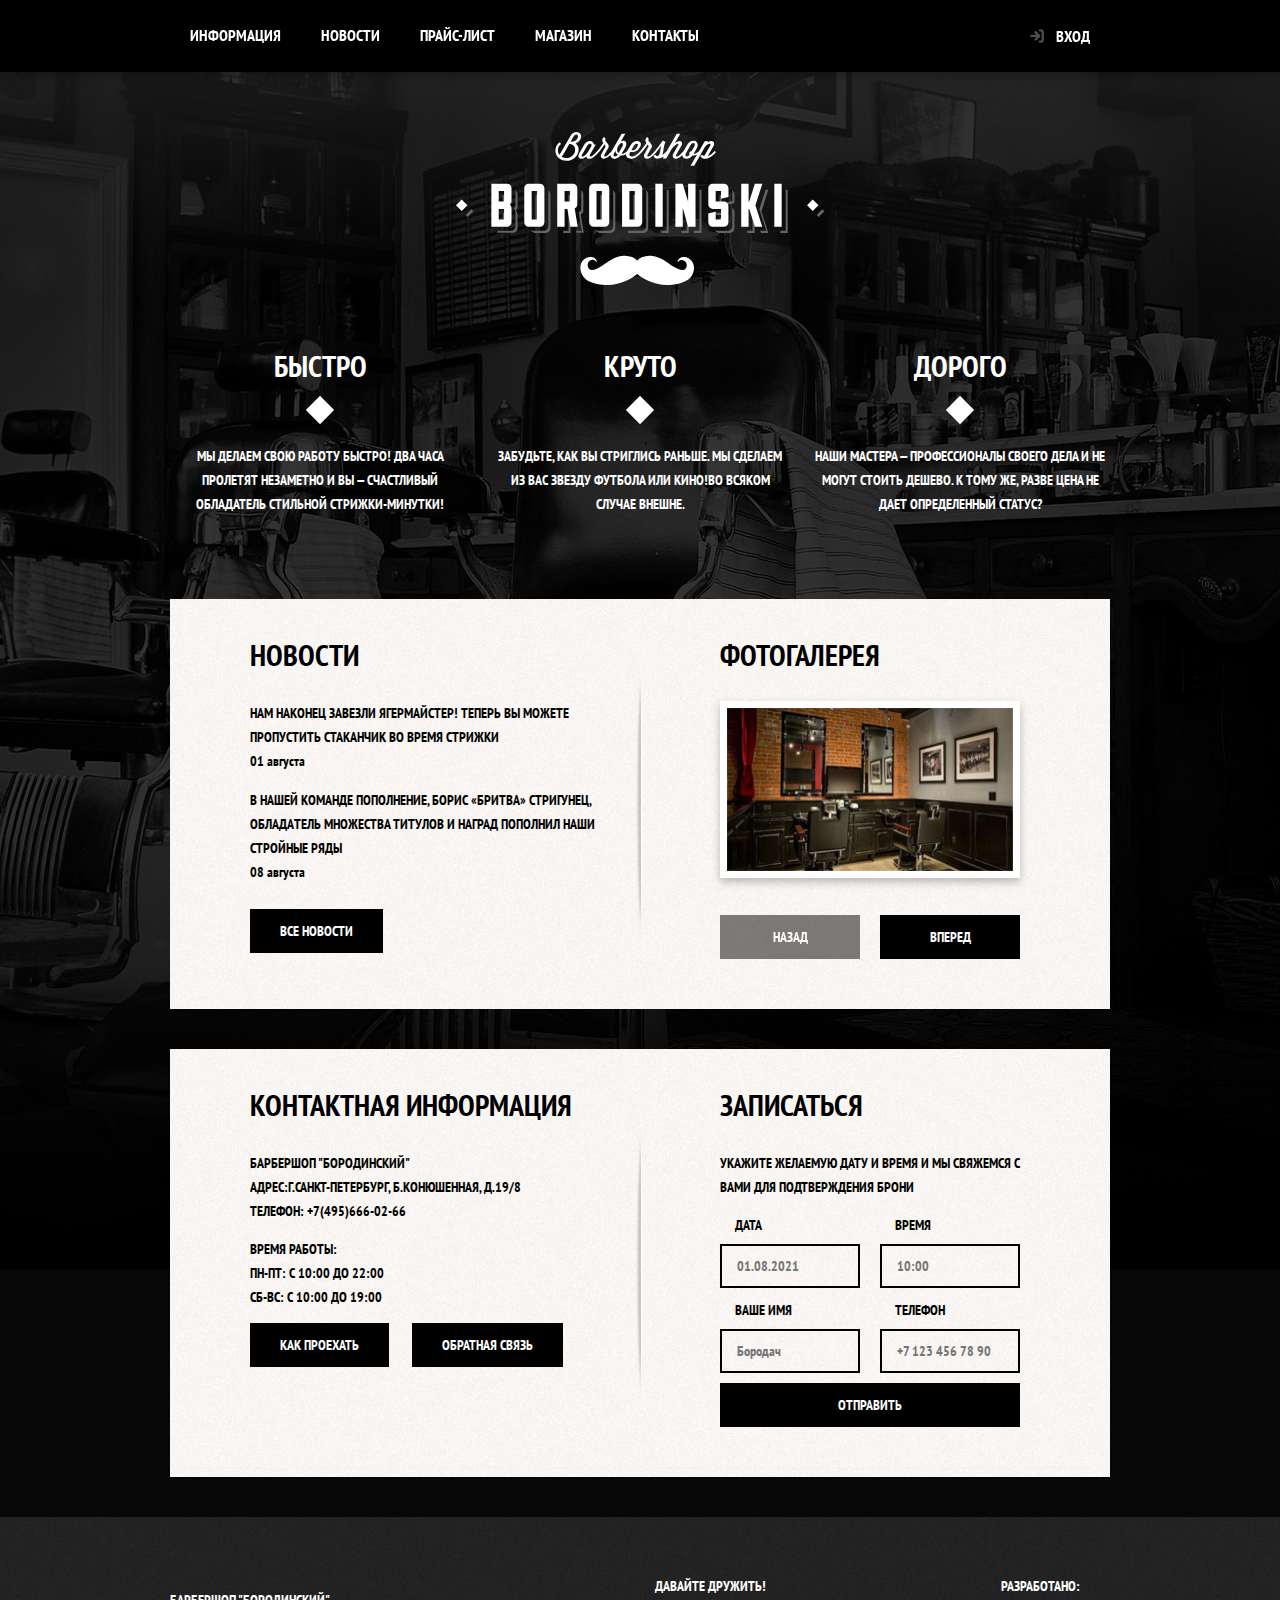
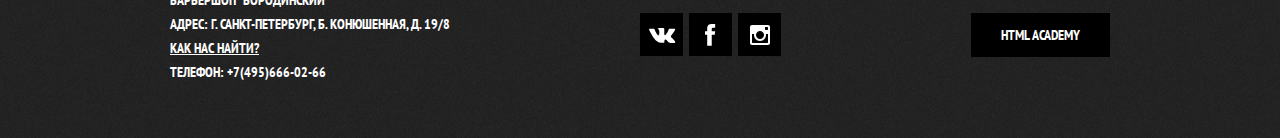
<file: index.html>
<!DOCTYPE html>
<html lang="ru" class="page">

<head>
  <meta charset="UTF-8">
  <meta http-equiv="X-UA-Compatible" content="IE=edge">
  <meta name="viewport" content="width=device-width, initial-scale=1.0">
  <link href="https://fonts.googleapis.com/css2?family=PT+Sans+Narrow:wght@400;700&display=swap" rel="stylesheet">
  <link rel="stylesheet" href="css/normalize.css">
  <link rel="stylesheet" href="css/style.css">
  <script async src="js/main.js"></script>
  <title>Барбершоп "Бородинский"</title>
</head>

<body class="page-body">
  <header>
    <nav class="main-navigation">
      <a class="index-logo" href="#">
        <img src="img/index-logo.svg" width="370" height="153" alt="логотип барбершопа Бородинский">
      </a>
      <div class="nav-wrapper">
        <div class="container">
          <ul class="site-navigation">
            <li><a href="blank.html">Информация</a></li>
            <li><a href="blank.html">Новости</a></li>
            <li><a href="price.html">Прайс-лист</a></li>
            <li><a href="catalog.html">Магазин</a></li>
            <li><a href="blank.html">Контакты</a></li>
          </ul>
          <div class="user-navigation">
            <a href="#" class="link-login">
              Вход
            </a>
          </div>
        </div>
      </div>
    </nav>
  </header>

  <main class="container">
    <h1 class="visually-hidden">Барбершоп "Бородинский"</h1>
    <section class="features">
      <h2 class="visually-hidden">Преимущества</h2>
      <ul class="features-list">
        <li class="feature-item">
          <h3>Быстро</h3>
          <p>мы делаем свою работу быстро! два часа пролетят незаметно и вы — счастливый обладатель стильной
            стрижки-минутки!</p>
        </li>
        <li class="feature-item">
          <h3>Круто</h3>
          <p>забудьте, как вы стриглись раньше. мы сделаем из вас звезду футбола или кино!во всяком случае внешне.</p>
        </li>
        <li class="feature-item">
          <h3>Дорого</h3>
          <p>наши мастера — профессионалы своего дела и не могут стоить дешево. к тому же, разве цена
            не дает определенный статус?</p>
        </li>
      </ul>
    </section>
    <div class="index-column">
      <section class="news">
        <h2 class="title">Новости</h2>
        <ul class="news-list">
          <li>
            <p>нам наконец завезли ягермайстер! теперь вы можете пропустить стаканчик во время стрижки</p>
            <time datetime="2021-08-01">01 августа</time>
          </li>
          <li>
            <p>в нашей команде пополнение, борис «бритва» стригунец, обладaтель множества титулов и наград пополнил наши
              стройные ряды</p>
            <time datetime="2021-08-08">08 августа</time>
          </li>
        </ul>
        <a class="button news-button" href="blank.html">Все новости</a>
      </section>

      <section class="gallery">
        <h2 class="title">Фотогалерея</h2>
        <figure class="gallery-content">
          <img src="img/design.jpg" width="286" height="163" alt="Интерьер салона Бородинский">
        </figure>
        <div class="gallery-navigation">
          <button class="button disabled">Назад</button>
          <button class="button">Вперед</button>
        </div>
      </section>
    </div>

    <div class="index-column">
      <section class="contacts">
        <h2 class="title">Контактная информация</h2>
        <p>Барбершоп "Бородинский"<br>
          адрес:г.Санкт-петербург, б.конюшенная, д.19/8<br>
          телефон: <a class="contacts-phone" href="tel:+74950000000">+7(495)666-02-66</a></p>
        <p>Время работы:<br>
          пн-пт: с 10:00 до 22:00<br>
          сб-вс: с 10:00 до 19:00</p>
        <button class="button why-road-btn">Как проехать</button>
        <button class="button">обратная связь</button>
      </section>

      <section class="appointment">
        <h2 class="title">Записаться</h2>
        <p>укажите желаемую дату и время и мы свяжемся с вами для подтверждения брони</p>
        <form class="appointment-form" action="echo.htmlacademy.ru" method="POST">
          <p class="appointment-item">
            <label for="appointment-date">Дата</label>
            <input id="appointment-date" type="text" name="date" placeholder="01.08.2021">
          </p>
          <p class="appointment-item">
            <label for="appointment-time">Время</label>
            <input id="appointment-time" type="text" name="time" placeholder="10:00">
          </p>
          <p class="appointment-item">
            <label for="appointment-name">Ваше имя</label>
            <input id="appointment-name" type="text" name="name" placeholder="Бородач">
          </p>
          <p class="appointment-item">
            <label for="appointment-phone">Телефон</label>
            <input id="appointment-phone" type="text" name="phone" placeholder="+7 123 456 78 90">
          </p>
          <button class="button appointment-btn" type="submit">Отправить</button>
        </form>
      </section>
    </div>
  </main>

  <footer class="footer">
    <div class="container">
      <section class="footer-contacts">
        <h2 class="visually-hidden">Как нас найти?</h2>
        <p>
          Барбершоп "Бородинский"<br>
          Адрес: г. Санкт-петербург, Б. Конюшенная, д. 19/8<br>
          <a class="footer-address" href="blank.html">Как нас найти?</a><br>
          Телефон: <a class="footer-phone" href="tel:+74950000000">+7(495)666-02-66</a>
        </p>
      </section>

      <section class="footer-social">
        <h2>Давайте дружить!</h2>
        <ul>
          <li><a class="social-btn" href=""><svg role="img" aria-label="Логотип Вконтакте" width="28" height="16"
                viewBox="0 0 28 16" fill="none" xmlns="http://www.w3.org/2000/svg">
                <path
                  d="M27.0001 14.47L26.9101 14.3C26.1954 13.1778 25.3193 12.1669 24.3101 11.3C23.7301 10.7467 23.3634 10.3733 23.2101 10.18C22.886 9.87685 22.8005 9.39637 23.0001 9.00001C23.3431 8.36548 23.752 7.76886 24.2201 7.22001L25.1001 6.06001C26.6667 3.97335 27.3334 2.64001 27.1001 2.06001L27.0001 1.94001C26.8909 1.82939 26.7519 1.75294 26.6001 1.72001C26.3131 1.66044 26.017 1.66044 25.7301 1.72001H21.8101C21.7217 1.69576 21.6284 1.69576 21.5401 1.72001H21.2401C21.1824 1.75772 21.1316 1.80508 21.0901 1.86001C21.0316 1.93255 20.9844 2.01345 20.9501 2.10001C20.542 3.15571 20.0539 4.17868 19.4901 5.16001C19.1567 5.72001 18.8467 6.20668 18.5601 6.62001C18.3488 6.94237 18.1114 7.24674 17.8501 7.53001C17.6881 7.69879 17.5143 7.85586 17.3301 8.00001C17.1767 8.12001 17.0601 8.17001 16.9801 8.15001L16.7501 8.10001C16.6203 8.01823 16.5136 7.90463 16.4401 7.77001C16.3541 7.60489 16.2998 7.42512 16.2801 7.24001V2.60001C16.3005 2.39385 16.3005 2.18617 16.2801 1.98001C16.2495 1.82869 16.2026 1.68114 16.1401 1.54001C16.0822 1.40424 15.9846 1.28918 15.8601 1.21001C15.7172 1.12612 15.5619 1.06536 15.4001 1.03001C14.7927 0.957852 14.1795 0.9478 13.5701 1.00001C12.4756 0.909242 11.3739 1.02111 10.3201 1.33001C10.1232 1.43392 9.94701 1.57286 9.80006 1.74001C9.63339 1.94001 9.61006 2.05001 9.73006 2.07001C10.1806 2.10172 10.5991 2.31457 10.8901 2.66001L10.9701 2.82001C11.0598 3.02112 11.1237 3.23281 11.1601 3.45001C11.2266 3.77962 11.2667 4.11402 11.2801 4.45001C11.3256 5.01576 11.3256 5.58426 11.2801 6.15001C11.2334 6.62335 11.1901 6.99001 11.1501 7.25001C11.1227 7.4712 11.062 7.68698 10.9701 7.89001C10.9231 7.99329 10.8697 8.09349 10.8101 8.19001L10.7401 8.26001C10.6223 8.30657 10.4967 8.33032 10.3701 8.33001C10.2013 8.3134 10.0413 8.2473 9.91006 8.14001C9.70371 7.98916 9.51576 7.81464 9.35006 7.62001C9.10513 7.32848 8.8844 7.01745 8.69006 6.69001C8.44339 6.29001 8.19006 5.81668 7.93006 5.27001L7.71006 4.88001C7.57672 4.62668 7.39006 4.25668 7.15006 3.77001C6.91006 3.28335 6.70339 2.80668 6.53006 2.34001C6.46866 2.1625 6.35327 2.00865 6.20006 1.90001H6.13006C6.06496 1.83618 5.99083 1.78227 5.91006 1.74001C5.81042 1.69849 5.70644 1.6683 5.60006 1.65001L1.87006 1.68001C1.58816 1.65377 1.30834 1.74825 1.10006 1.94001L1.00006 2.00001C0.981427 2.07216 0.981427 2.14786 1.00006 2.22001C1.00473 2.34709 1.03181 2.47235 1.08006 2.59001C1.62672 3.88335 2.22006 5.12335 2.86006 6.31001C3.50006 7.49668 4.05339 8.45335 4.52006 9.18001C4.99339 9.90668 5.48672 10.5933 6.00006 11.24C6.51339 11.8867 6.84672 12.3 7.00006 12.48L7.37006 12.89L7.71006 13.22C8.02238 13.5059 8.35675 13.7667 8.71006 14C9.16113 14.3236 9.6284 14.624 10.1101 14.9C10.6737 15.2151 11.2752 15.457 11.9001 15.62C12.5503 15.8019 13.2259 15.8762 13.9001 15.84H15.4701C15.739 15.8332 15.9958 15.7262 16.1901 15.54L16.2401 15.47C16.2857 15.3922 16.3194 15.3079 16.3401 15.22C16.3567 15.0972 16.3567 14.9728 16.3401 14.85C16.3286 14.4977 16.3589 14.1453 16.4301 13.8C16.4743 13.5541 16.5517 13.3152 16.6601 13.09C16.7372 12.9436 16.8349 12.8089 16.9501 12.69C17.0178 12.6138 17.0951 12.5465 17.1801 12.49H17.2901C17.5656 12.4295 17.8534 12.5079 18.0601 12.7C18.3691 12.9271 18.648 13.1925 18.8901 13.49C19.1501 13.8033 19.4601 14.1533 19.8201 14.54C20.1224 14.8638 20.4576 15.1553 20.8201 15.41L21.0901 15.57C21.3142 15.6973 21.5525 15.798 21.8001 15.87C22.0434 15.9572 22.3049 15.9813 22.5601 15.94L26.0401 15.89C26.317 15.9045 26.5929 15.8459 26.8401 15.72C26.9965 15.6446 27.1181 15.5122 27.1801 15.35C27.2137 15.1985 27.2137 15.0415 27.1801 14.89C27.16 14.7667 27.1264 14.646 27.0801 14.53L27.0001 14.47Z" />
              </svg></a></li>
          <li><a class="social-btn" href=""><svg role="img" aria-label="Логотип Фейсбук" class="social-img" width="11"
                height="23" viewBox="0 0 11 23" fill="none" xmlns="http://www.w3.org/2000/svg">
                <path
                  d="M3.34 2.11998C4.23093 1.36969 5.36559 0.971317 6.53 0.999981H10.14V4.80998H7.81C7.29395 4.78728 6.83536 5.13648 6.72 5.63998V8.18998H10.14C10.06 9.41998 9.9 10.64 9.73 11.86H6.73V22.73H2.21V11.86H0V8.20998H2.19V4.65998C2.24059 3.6989 2.65115 2.79209 3.34 2.11998Z" />
              </svg></a></li>
          <li><a class="social-btn" href=""><svg role="img" aria-label="Логотип Инстаграм" class="social-img" width="20"
                height="20" viewBox="0 0 20 20" fill="none" xmlns="http://www.w3.org/2000/svg">
                <path fill-rule="evenodd" clip-rule="evenodd"
                  d="M2 0H18C19.1046 0 20 0.89543 20 2V18C20 19.1046 19.1046 20 18 20H2C0.89543 20 0 19.1046 0 18V2C0 0.89543 0.89543 0 2 0ZM14 10C14 7.79086 12.2091 6 10 6C7.79086 6 6 7.79086 6 10C6 12.2091 7.79086 14 10 14C12.2091 14 14 12.2091 14 10ZM2.5 18C2.36485 18.0089 2.23241 17.9591 2.13663 17.8634C2.04086 17.7676 1.99106 17.6352 2 17.5V9H4.1C4.01731 9.32654 3.98361 9.66355 4 10C4 12.1436 5.14359 14.1244 7 15.1962C8.85641 16.268 11.1436 16.268 13 15.1962C14.8564 14.1244 16 12.1436 16 10C16.0164 9.66355 15.9827 9.32654 15.9 9H18V17.5C18.0089 17.6352 17.9591 17.7676 17.8634 17.8634C17.7676 17.9591 17.6352 18.0089 17.5 18H2.5ZM17.8634 4.86337C17.9591 4.76759 18.0089 4.63515 18 4.5V2.5C18.0089 2.36485 17.9591 2.23241 17.8634 2.13663C17.7676 2.04086 17.6352 1.99106 17.5 2H15.5C15.3648 1.99106 15.2324 2.04086 15.1366 2.13663C15.0409 2.23241 14.9911 2.36485 15 2.5V4.5C14.9911 4.63515 15.0409 4.76759 15.1366 4.86337C15.2324 4.95914 15.3648 5.00894 15.5 5H17.5C17.6352 5.00894 17.7676 4.95914 17.8634 4.86337Z" />
              </svg></a></li>
        </ul>
      </section>
      <p class="footer-copyright">
        <b>Разработано:</b> <a href="#" class="button copyright-btn">HTML Academy</a>
      </p>
    </div>
  </footer>

  <section class="modal modal-login hidden">
    <h2>Личный кабинет</h2>
    <p>введите пожалуйста свой логин и пароль</p>
    <form class="login-form" action="echo.htmlacademy.ru" method="POST">
      <label for="login-login" class="visually-hidden">Логин</label>
      <input id="login-login" type="email" name="login" placeholder="Логин">
      <label for="login-password" class="visually-hidden">Пароль</label>
      <input id="login-password" type="password" name="password" placeholder="Пароль">
      <input class="visually-hidden" id="login-remember" type="checkbox" name="remember">
      <label for="login-remember">Запомнить меня</label>
      <a href="#" class="restore">Я забыл пароль!</a>
      <button class="button modal-login-btn" type="submit">Войти</button>
    </form>
    <button class="modal-close" type="button" aria-label="Закрыть"></button>
  </section>

  <section class="modal modal-map hidden">
    <h2 class="visually-hidden">Как до нас добраться?</h2>
    <iframe
      src="https://www.google.com/maps/embed?pb=!1m10!1m8!1m3!1d2648.6948813550875!2d35.043035393778986!3d48.40480238599476!3m2!1i1024!2i768!4f13.1!5e0!3m2!1sru!2sru!4v1628862900988!5m2!1sru!2sru"
      width="766" height="560" allowfullscreen="" title="Офис компании по адресу бульвар Слави"></iframe>
    <button class="modal-close" type="button" aria-label="Закрыть"></button>
  </section>
</body>

</html>
</file>
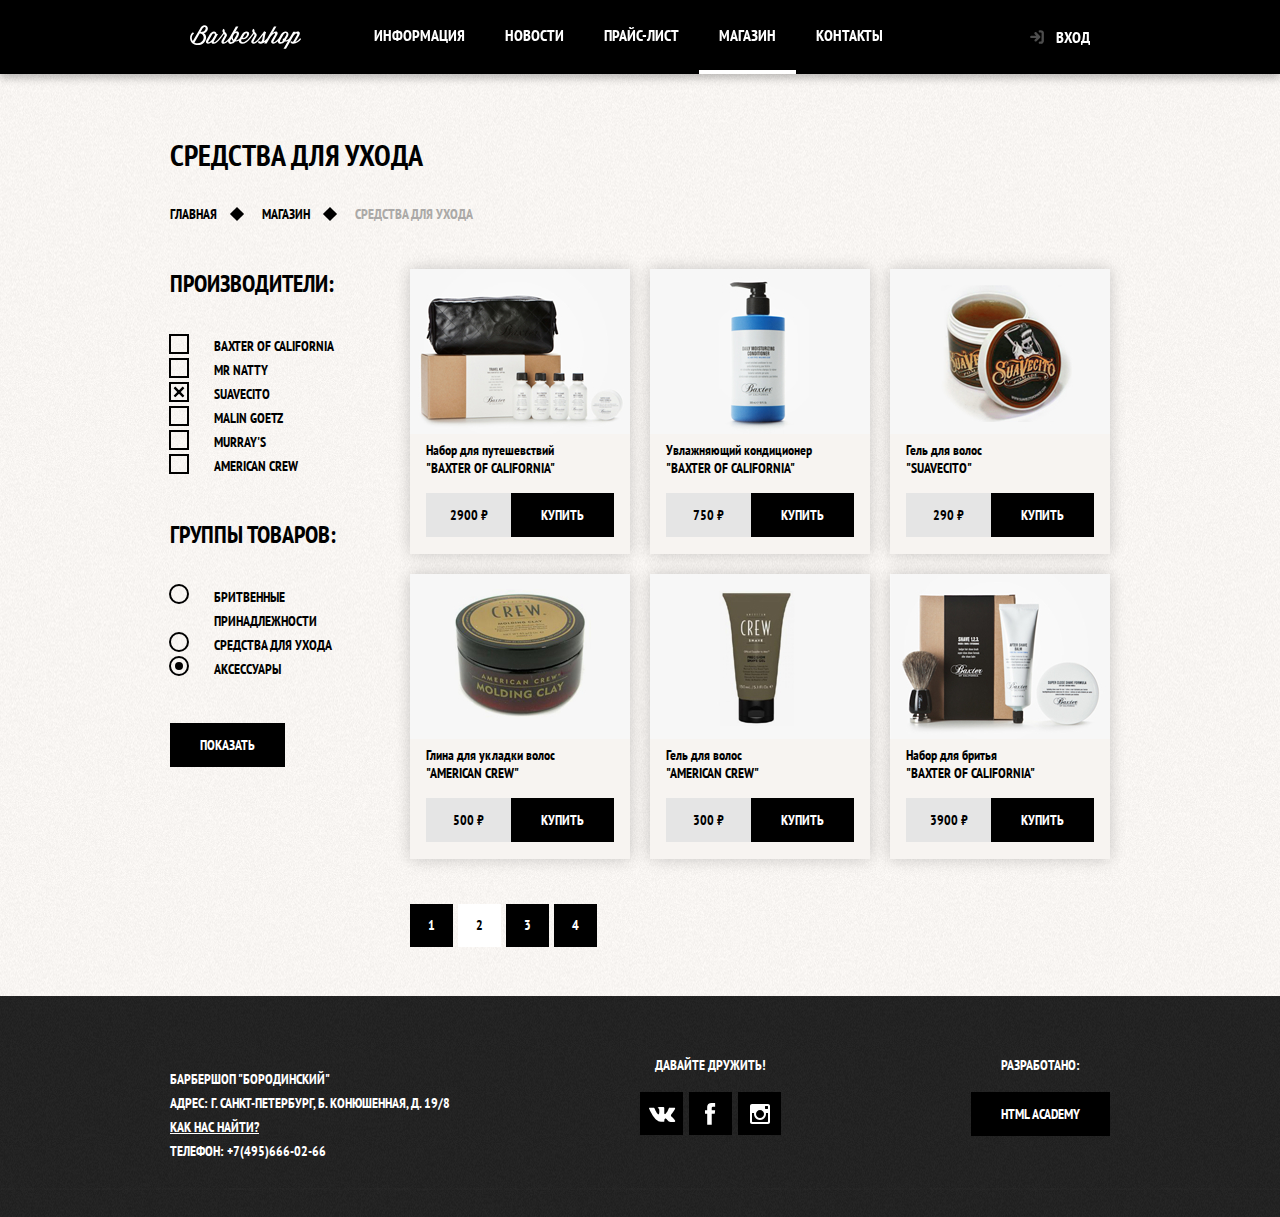
<file: catalog.html>
<!DOCTYPE html>
<html lang="ru" class="page">

<head>
  <meta charset="UTF-8">
  <meta http-equiv="X-UA-Compatible" content="IE=edge">
  <meta name="viewport" content="width=device-width, initial-scale=1.0">
  <link href="https://fonts.googleapis.com/css2?family=PT+Sans+Narrow:wght@400;700&display=swap" rel="stylesheet">
  <link rel="stylesheet" href="css/normalize.css">
  <link rel="stylesheet" href="css/style.css">
  <script async src="js/main.js"></script>
  <title>Барбершоп "Бородинский"</title>
</head>

<body class="page-body inner-page">
  <header>
    <nav class="main-navigation">
      <div class="nav-wrapper">
        <div class="container">
          <a class="inner-logo" href="index.html">
            <img src="img/logo-small.svg" width="112" height="24" alt="логотип барбершопа Бородинский">
          </a>
          <ul class="site-navigation">
            <li><a href="blank.html">Информация</a></li>
            <li><a href="blank.html">Новости</a></li>
            <li><a href="price.html">Прайс-лист</a></li>
            <li><a class="header-item-current">Магазин</a></li>
            <li><a href="blank.html">Контакты</a></li>
          </ul>
          <div class="user-navigation">
            <a href="#" class="link-login">
              Вход
            </a>
          </div>
        </div>
      </div>
    </nav>
  </header>

  <main class="container">
    <h1>Средства для ухода</h1>
    <ul class="breadcrumbs">
      <li><a href="index.html">Главная</a></li>
      <li><a href="catalog.html">Магазин</a></li>
      <li class="breadcrumbs-current">Средства для ухода</li>
    </ul>
    <div class="catalog-wrapper">
      <section class="catalog-filter">
        <form class="catalog-form" action="https://echo.htmlacademy.ru" method="GET">
          <fieldset>
            <legend>Производители:</legend>
            <ul class="filter-list">
              <li><input class="visually-hidden filter-input-checkbox" type="checkbox" name="baxter-of-california"
                  id="filter-baxter-of-california"><label for="filter-baxter-of-california">Baxter of california</label>
              </li>
              <li><input class="visually-hidden filter-input-checkbox" type="checkbox" name="mr-natty"
                  id="filter-mr-natty"><label for="filter-mr-natty">Mr
                  Natty</label></li>
              <li><input class="visually-hidden filter-input-checkbox" type="checkbox" name="suavecito"
                  id="filter-suavecito" checked><label for="filter-suavecito">Suavecito</label></li>
              <li><input class="visually-hidden filter-input-checkbox" type="checkbox" name="malin-goetz"
                  id="filter-malin-goetz"><label for="filter-malin-goetz">Malin
                  Goetz</label></li>
              <li><input class="visually-hidden filter-input-checkbox" type="checkbox" name="murrays"
                  id="filter-murrays"><label for="filter-murrays">Murray's</label>
              </li>
              <li><input class="visually-hidden filter-input-checkbox" type="checkbox" name="american-crew"
                  id="filter-american-crew"><label for="filter-american-crew">American Crew</label></li>
            </ul>
          </fieldset>
          <fieldset>
            <legend>Группы товаров:</legend>
            <ul class="filter-list">
              <li><input class="visually-hidden filter-input-radio" type="radio" name="product-group"
                  value="shaving-accessories" id="shaving-accessories"><label for="shaving-accessories">Бритвенные
                  принадлежности</label>
              </li>
              <li><input class="visually-hidden filter-input-radio" type="radio" name="product-group"
                  value="means-for-care" id="means-for-care"><label for="means-for-care">Средства для ухода</label></li>
              <li><input class="visually-hidden filter-input-radio" type="radio" name="product-group"
                  value="accessories" id="accessories" checked><label for="accessories">Аксессуары</label></li>
            </ul>
          </fieldset>
          <button class="button" type="submit">Показать</button>
        </form>
      </section>

      <section class="catalog">
        <h2 class="visually-hidden">Список средств для ухода</h2>
        <ul class="catalog-list">
          <li class="card">
            <a href="item.html">
              <img src="img/tov1.jpg" width="220" height="165" alt="4 флакона, бальзам и кожаная сумка">
              <h3>
                <span class="good-name">Набор для путешевствий</span>
                <span class="manufacturer">"Baxter of california"</span>
              </h3>
            </a>
            <p class="order-info">
              <b>2900 &#8381</b>
              <button class="button" type="button">Купить</button>
            </p>
          </li>
          <li class="card">
            <a href="item.html">
              <img src="img/tov2.jpg" width="220" height="165" alt="Банка 200мл с дозатором">
              <h3>
                <span class="good-name">Увлажняющий кондиционер</span>
                <span class="manufacturer">"Baxter of california"</span>
              </h3>
            </a>
            <p class="order-info">
              <b>750 &#8381</b>
              <button class="button" type="button">Купить</button>
            </p>
          </li>
          <li class="card">
            <a href="item.html">
              <img src="img/tov3.jpg" width="220" height="165" alt="Банка 100мл">
              <h3>
                <span class="good-name">Гель для волос</span>
                <span class="manufacturer">"suavecito"</span>
              </h3>
            </a>
            <p class="order-info">
              <b>290 &#8381</b>
              <button class="button" type="button">Купить</button>
            </p>
          </li>
          <li class="card">
            <a href="item.html">
              <img src="img/tov4.jpg" width="220" height="165" alt="Банка 100мл">
              <h3>
                <span class="good-name">Глина для укладки волос</span>
                <span class="manufacturer">"American crew"</span>
              </h3>
            </a>
            <p class="order-info">
              <b>500 &#8381</b>
              <button class="button" type="button">Купить</button>
            </p>
          </li>
          <li class="card">
            <a href="item.html">
              <img src="img/tov5.jpg" width="220" height="165" alt="Тюбик 70мл">
              <h3>
                <span class="good-name">Гель для волос</span>
                <span class="manufacturer">"American crew"</span>
              </h3>
            </a>
            <p class="order-info">
              <b>300 &#8381</b>
              <button class="button" type="button">Купить</button>
            </p>
          </li>
          <li class="card">
            <a href="item.html">
              <img src="img/tov6.jpg" width="220" height="165" alt="Крем для бритья 50мл, помазок">
              <h3>
                <span class="good-name">Набор для бритья</span>
                <span class="manufacturer">"Baxter of california"</span>
              </h3>
            </a>
            <p class="order-info">
              <b>3900 &#8381</b>
              <button class="button" type="button">Купить</button>
            </p>
          </li>
        </ul>
        <ul class="pagination-list">
          <li><a href="">1</a></li>
          <li class="current-page"><a>2</a></li>
          <li><a href="">3</a></li>
          <li><a href="">4</a></li>
        </ul>
      </section>
    </div>
  </main>

  <footer class="footer">
    <div class="container">
      <section class="footer-contacts">
        <h2 class="visually-hidden">Как нас найти?</h2>
        <p>
          Барбершоп "Бородинский"<br>
          Адрес: г. Санкт-петербург, Б. Конюшенная, д. 19/8<br>
          <a class="footer-address text-link" href="blank.html">Как нас найти?</a><br>
          Телефон: <a class="footer-phone text-link" href="tel:+74950000000">+7(495)666-02-66</a>
        </p>
      </section>

      <section class="footer-social">
        <h2>Давайте дружить!</h2>
        <ul>
          <li><a class="social-btn" href=""><svg role="img" aria-label="Логотип Вконтакте" width="28" height="16"
                viewBox="0 0 28 16" fill="none" xmlns="http://www.w3.org/2000/svg">
                <path
                  d="M27.0001 14.47L26.9101 14.3C26.1954 13.1778 25.3193 12.1669 24.3101 11.3C23.7301 10.7467 23.3634 10.3733 23.2101 10.18C22.886 9.87685 22.8005 9.39637 23.0001 9.00001C23.3431 8.36548 23.752 7.76886 24.2201 7.22001L25.1001 6.06001C26.6667 3.97335 27.3334 2.64001 27.1001 2.06001L27.0001 1.94001C26.8909 1.82939 26.7519 1.75294 26.6001 1.72001C26.3131 1.66044 26.017 1.66044 25.7301 1.72001H21.8101C21.7217 1.69576 21.6284 1.69576 21.5401 1.72001H21.2401C21.1824 1.75772 21.1316 1.80508 21.0901 1.86001C21.0316 1.93255 20.9844 2.01345 20.9501 2.10001C20.542 3.15571 20.0539 4.17868 19.4901 5.16001C19.1567 5.72001 18.8467 6.20668 18.5601 6.62001C18.3488 6.94237 18.1114 7.24674 17.8501 7.53001C17.6881 7.69879 17.5143 7.85586 17.3301 8.00001C17.1767 8.12001 17.0601 8.17001 16.9801 8.15001L16.7501 8.10001C16.6203 8.01823 16.5136 7.90463 16.4401 7.77001C16.3541 7.60489 16.2998 7.42512 16.2801 7.24001V2.60001C16.3005 2.39385 16.3005 2.18617 16.2801 1.98001C16.2495 1.82869 16.2026 1.68114 16.1401 1.54001C16.0822 1.40424 15.9846 1.28918 15.8601 1.21001C15.7172 1.12612 15.5619 1.06536 15.4001 1.03001C14.7927 0.957852 14.1795 0.9478 13.5701 1.00001C12.4756 0.909242 11.3739 1.02111 10.3201 1.33001C10.1232 1.43392 9.94701 1.57286 9.80006 1.74001C9.63339 1.94001 9.61006 2.05001 9.73006 2.07001C10.1806 2.10172 10.5991 2.31457 10.8901 2.66001L10.9701 2.82001C11.0598 3.02112 11.1237 3.23281 11.1601 3.45001C11.2266 3.77962 11.2667 4.11402 11.2801 4.45001C11.3256 5.01576 11.3256 5.58426 11.2801 6.15001C11.2334 6.62335 11.1901 6.99001 11.1501 7.25001C11.1227 7.4712 11.062 7.68698 10.9701 7.89001C10.9231 7.99329 10.8697 8.09349 10.8101 8.19001L10.7401 8.26001C10.6223 8.30657 10.4967 8.33032 10.3701 8.33001C10.2013 8.3134 10.0413 8.2473 9.91006 8.14001C9.70371 7.98916 9.51576 7.81464 9.35006 7.62001C9.10513 7.32848 8.8844 7.01745 8.69006 6.69001C8.44339 6.29001 8.19006 5.81668 7.93006 5.27001L7.71006 4.88001C7.57672 4.62668 7.39006 4.25668 7.15006 3.77001C6.91006 3.28335 6.70339 2.80668 6.53006 2.34001C6.46866 2.1625 6.35327 2.00865 6.20006 1.90001H6.13006C6.06496 1.83618 5.99083 1.78227 5.91006 1.74001C5.81042 1.69849 5.70644 1.6683 5.60006 1.65001L1.87006 1.68001C1.58816 1.65377 1.30834 1.74825 1.10006 1.94001L1.00006 2.00001C0.981427 2.07216 0.981427 2.14786 1.00006 2.22001C1.00473 2.34709 1.03181 2.47235 1.08006 2.59001C1.62672 3.88335 2.22006 5.12335 2.86006 6.31001C3.50006 7.49668 4.05339 8.45335 4.52006 9.18001C4.99339 9.90668 5.48672 10.5933 6.00006 11.24C6.51339 11.8867 6.84672 12.3 7.00006 12.48L7.37006 12.89L7.71006 13.22C8.02238 13.5059 8.35675 13.7667 8.71006 14C9.16113 14.3236 9.6284 14.624 10.1101 14.9C10.6737 15.2151 11.2752 15.457 11.9001 15.62C12.5503 15.8019 13.2259 15.8762 13.9001 15.84H15.4701C15.739 15.8332 15.9958 15.7262 16.1901 15.54L16.2401 15.47C16.2857 15.3922 16.3194 15.3079 16.3401 15.22C16.3567 15.0972 16.3567 14.9728 16.3401 14.85C16.3286 14.4977 16.3589 14.1453 16.4301 13.8C16.4743 13.5541 16.5517 13.3152 16.6601 13.09C16.7372 12.9436 16.8349 12.8089 16.9501 12.69C17.0178 12.6138 17.0951 12.5465 17.1801 12.49H17.2901C17.5656 12.4295 17.8534 12.5079 18.0601 12.7C18.3691 12.9271 18.648 13.1925 18.8901 13.49C19.1501 13.8033 19.4601 14.1533 19.8201 14.54C20.1224 14.8638 20.4576 15.1553 20.8201 15.41L21.0901 15.57C21.3142 15.6973 21.5525 15.798 21.8001 15.87C22.0434 15.9572 22.3049 15.9813 22.5601 15.94L26.0401 15.89C26.317 15.9045 26.5929 15.8459 26.8401 15.72C26.9965 15.6446 27.1181 15.5122 27.1801 15.35C27.2137 15.1985 27.2137 15.0415 27.1801 14.89C27.16 14.7667 27.1264 14.646 27.0801 14.53L27.0001 14.47Z" />
              </svg></a></li>
          <li><a class="social-btn" href=""><svg role="img" aria-label="Логотип Фейсбук" class="social-img" width="11"
                height="23" viewBox="0 0 11 23" fill="none" xmlns="http://www.w3.org/2000/svg">
                <path
                  d="M3.34 2.11998C4.23093 1.36969 5.36559 0.971317 6.53 0.999981H10.14V4.80998H7.81C7.29395 4.78728 6.83536 5.13648 6.72 5.63998V8.18998H10.14C10.06 9.41998 9.9 10.64 9.73 11.86H6.73V22.73H2.21V11.86H0V8.20998H2.19V4.65998C2.24059 3.6989 2.65115 2.79209 3.34 2.11998Z" />
              </svg></a></li>
          <li><a class="social-btn" href=""><svg role="img" aria-label="Логотип Инстаграм" class="social-img" width="20"
                height="20" viewBox="0 0 20 20" fill="none" xmlns="http://www.w3.org/2000/svg">
                <path fill-rule="evenodd" clip-rule="evenodd"
                  d="M2 0H18C19.1046 0 20 0.89543 20 2V18C20 19.1046 19.1046 20 18 20H2C0.89543 20 0 19.1046 0 18V2C0 0.89543 0.89543 0 2 0ZM14 10C14 7.79086 12.2091 6 10 6C7.79086 6 6 7.79086 6 10C6 12.2091 7.79086 14 10 14C12.2091 14 14 12.2091 14 10ZM2.5 18C2.36485 18.0089 2.23241 17.9591 2.13663 17.8634C2.04086 17.7676 1.99106 17.6352 2 17.5V9H4.1C4.01731 9.32654 3.98361 9.66355 4 10C4 12.1436 5.14359 14.1244 7 15.1962C8.85641 16.268 11.1436 16.268 13 15.1962C14.8564 14.1244 16 12.1436 16 10C16.0164 9.66355 15.9827 9.32654 15.9 9H18V17.5C18.0089 17.6352 17.9591 17.7676 17.8634 17.8634C17.7676 17.9591 17.6352 18.0089 17.5 18H2.5ZM17.8634 4.86337C17.9591 4.76759 18.0089 4.63515 18 4.5V2.5C18.0089 2.36485 17.9591 2.23241 17.8634 2.13663C17.7676 2.04086 17.6352 1.99106 17.5 2H15.5C15.3648 1.99106 15.2324 2.04086 15.1366 2.13663C15.0409 2.23241 14.9911 2.36485 15 2.5V4.5C14.9911 4.63515 15.0409 4.76759 15.1366 4.86337C15.2324 4.95914 15.3648 5.00894 15.5 5H17.5C17.6352 5.00894 17.7676 4.95914 17.8634 4.86337Z" />
              </svg></a></li>
        </ul>
      </section>
      <p class="footer-copyright">
        <b>Разработано:</b><a href="#" class="button copyright-btn">HTML Academy</a>
      </p>
    </div>
  </footer>
  <section class="modal modal-login hidden">
    <h2>Личный кабинет</h2>
    <p>введите пожалуйста свой логин и пароль</p>
    <form class="login-form" action="echo.htmlacademy.ru" method="POST">
      <label for="login-login" class="visually-hidden">Логин</label>
      <input id="login-login" type="email" name="login" placeholder="Логин">
      <label for="login-password" class="visually-hidden">Пароль</label>
      <input id="login-password" type="password" name="password" placeholder="Пароль">
      <input class="visually-hidden" id="login-remember" type="checkbox" name="remember">
      <label for="login-remember">Запомнить меня</label>
      <a href="#" class="restore">Я забыл пароль!</a>
      <button class="button modal-login-btn" type="submit">Войти</button>
    </form>
    <button class="modal-close" type="button" aria-label="Закрыть"></button>
  </section>

  <section class="modal modal-map hidden">
    <h2 class="visually-hidden">Как до нас добраться?</h2>
    <iframe
      src="https://www.google.com/maps/embed?pb=!1m10!1m8!1m3!1d2648.6948813550875!2d35.043035393778986!3d48.40480238599476!3m2!1i1024!2i768!4f13.1!5e0!3m2!1sru!2sru!4v1628862900988!5m2!1sru!2sru"
      width="766" height="560" allowfullscreen="" title="Офис компании по адресу бульвар Слави"></iframe>
    <button class="modal-close" type="button" aria-label="Закрыть"></button>
  </section>
</body>

</html>
</file>
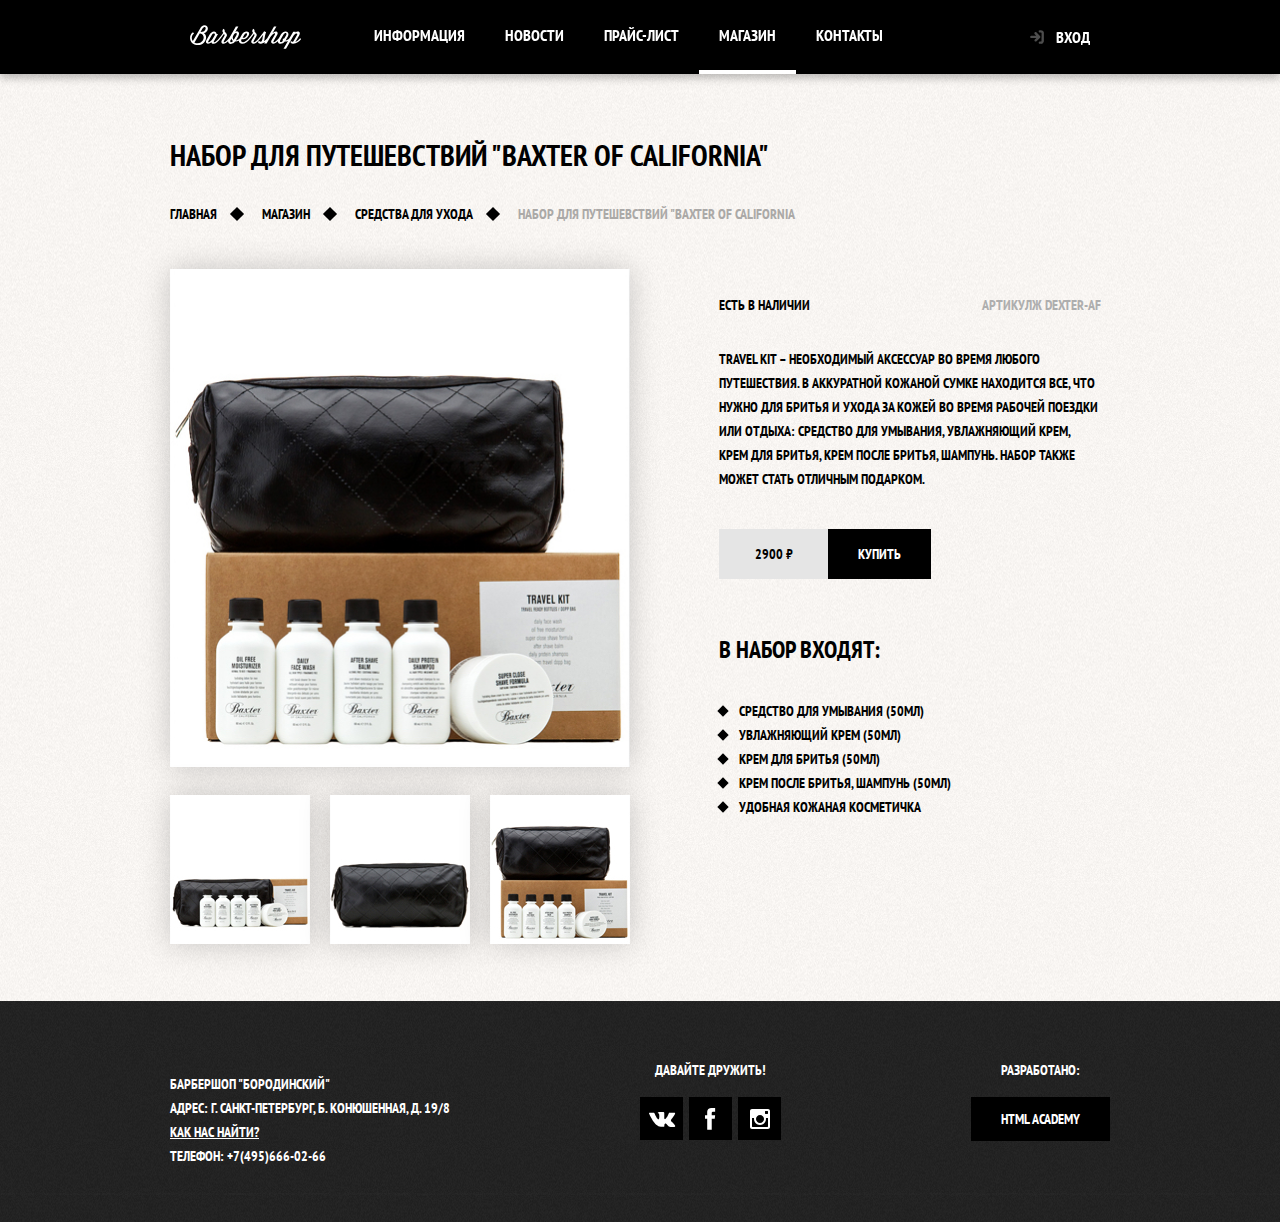
<file: item.html>
<!DOCTYPE html>
<html lang="ru" class="page">

<head>
  <meta charset="UTF-8">
  <meta http-equiv="X-UA-Compatible" content="IE=edge">
  <meta name="viewport" content="width=device-width, initial-scale=1.0">
  <link href="https://fonts.googleapis.com/css2?family=PT+Sans+Narrow:wght@400;700&display=swap" rel="stylesheet">
  <link rel="stylesheet" href="css/normalize.css">
  <link rel="stylesheet" href="css/style.css">
  <script async src="js/main.js"></script>
  <title>Барбершоп "Бородинский"</title>
</head>

<body class="page-body inner-page">
  <header>
    <nav class="main-navigation">
      <div class="nav-wrapper">
        <div class="container">
          <a class="inner-logo" href="index.html">
            <img src="img/logo-small.svg" width="112" height="24" alt="логотип барбершопа Бородинский">
          </a>
          <ul class="site-navigation">
            <li><a href="blank.html">Информация</a></li>
            <li><a href="blank.html">Новости</a></li>
            <li><a href="price.html">Прайс-лист</a></li>
            <li><a class="header-item-current">Магазин</a></li>
            <li><a href="blank.html">Контакты</a></li>
          </ul>
          <div class="user-navigation">
            <a href="#" class="link-login">
              Вход
            </a>
          </div>
        </div>
      </div>
    </nav>
  </header>

  <main class="container">
    <h1>Набор для путешевствий "Baxter of california"</h1>
    <ul class="breadcrumbs">
      <li><a href="index.html">Главная</a></li>
      <li><a href="catalog.html">Магазин</a></li>
      <li><a href="catalog.html">Средства для ухода</a></li>
      <li class="breadcrumbs-current">Набор для путешевствий "Baxter of california</li>
    </ul>

    <div class="item-wrapper">
      <section class="product-photo">
        <h2 class="visually-hidden">Изображение товара</h2>
        <img class="full-img-product" src="img/BoC-big.jpg" width="460" height="498"
          alt="4 флакона по 50мл, баночка крема 50мл, кожаная косметичка">
        <ul class="product-slider">
          <li><img src="img/mini1.jpg" width="140" height="149" alt=""></li>
          <li><img src="img/mini2.jpg" width="140" height="149" alt="кожаная косметика"></li>
          <li><img src="img/mini3.jpg" width="140" height="149" alt=""></li>

        </ul>
      </section>

      <section class="product-info">
        <h2 class="visually-hidden">Описание товара</h2>

        <span>Есть в наличии </span>
        <span class="product-article">АртикулЖ dexter-af</span>

        <p class="product-text">Travel Kit – необходимый аксессуар во время любого путешествия. В аккуратной кожаной
          сумке находится все, что
          нужно для бритья и ухода за кожей во время рабочей поездки или отдыха: средство для умывания, увлажняющий
          крем,
          крем для бритья, крем после бритья, шампунь. Набор также может стать отличным подарком.</p>
        <p class="product-price"><b>2900 &#8381</b><button class="button">Купить</button></p>
        <h3>В набор входят:</h3>
        <ul class="includes-list">
          <li class="includes-list-item">Средство для умывания (50мл)</li>
          <li class="includes-list-item">Увлажняющий крем (50мл)</li>
          <li class="includes-list-item">Крем для бритья (50мл)</li>
          <li class="includes-list-item">Крем после бритья, шампунь (50мл)</li>
          <li class="includes-list-item">Удобная кожаная косметичка</li>
        </ul>
      </section>
    </div>
  </main>

  <footer class="footer">
    <div class="container">
      <section class="footer-contacts">
        <h2 class="visually-hidden">Как нас найти?</h2>
        <p>
          Барбершоп "Бородинский"<br>
          Адрес: г. Санкт-петербург, Б. Конюшенная, д. 19/8<br>
          <a class="footer-address text-link" href="blank.html">Как нас найти?</a><br>
          Телефон: <a class="footer-phone text-link" href="tel:+74950000000">+7(495)666-02-66</a>
        </p>
      </section>

      <section class="footer-social">
        <h2>Давайте дружить!</h2>
        <ul>
          <li><a class="social-btn" href=""><svg role="img" aria-label="Логотип Вконтакте" width="28" height="16"
                viewBox="0 0 28 16" fill="none" xmlns="http://www.w3.org/2000/svg">
                <path
                  d="M27.0001 14.47L26.9101 14.3C26.1954 13.1778 25.3193 12.1669 24.3101 11.3C23.7301 10.7467 23.3634 10.3733 23.2101 10.18C22.886 9.87685 22.8005 9.39637 23.0001 9.00001C23.3431 8.36548 23.752 7.76886 24.2201 7.22001L25.1001 6.06001C26.6667 3.97335 27.3334 2.64001 27.1001 2.06001L27.0001 1.94001C26.8909 1.82939 26.7519 1.75294 26.6001 1.72001C26.3131 1.66044 26.017 1.66044 25.7301 1.72001H21.8101C21.7217 1.69576 21.6284 1.69576 21.5401 1.72001H21.2401C21.1824 1.75772 21.1316 1.80508 21.0901 1.86001C21.0316 1.93255 20.9844 2.01345 20.9501 2.10001C20.542 3.15571 20.0539 4.17868 19.4901 5.16001C19.1567 5.72001 18.8467 6.20668 18.5601 6.62001C18.3488 6.94237 18.1114 7.24674 17.8501 7.53001C17.6881 7.69879 17.5143 7.85586 17.3301 8.00001C17.1767 8.12001 17.0601 8.17001 16.9801 8.15001L16.7501 8.10001C16.6203 8.01823 16.5136 7.90463 16.4401 7.77001C16.3541 7.60489 16.2998 7.42512 16.2801 7.24001V2.60001C16.3005 2.39385 16.3005 2.18617 16.2801 1.98001C16.2495 1.82869 16.2026 1.68114 16.1401 1.54001C16.0822 1.40424 15.9846 1.28918 15.8601 1.21001C15.7172 1.12612 15.5619 1.06536 15.4001 1.03001C14.7927 0.957852 14.1795 0.9478 13.5701 1.00001C12.4756 0.909242 11.3739 1.02111 10.3201 1.33001C10.1232 1.43392 9.94701 1.57286 9.80006 1.74001C9.63339 1.94001 9.61006 2.05001 9.73006 2.07001C10.1806 2.10172 10.5991 2.31457 10.8901 2.66001L10.9701 2.82001C11.0598 3.02112 11.1237 3.23281 11.1601 3.45001C11.2266 3.77962 11.2667 4.11402 11.2801 4.45001C11.3256 5.01576 11.3256 5.58426 11.2801 6.15001C11.2334 6.62335 11.1901 6.99001 11.1501 7.25001C11.1227 7.4712 11.062 7.68698 10.9701 7.89001C10.9231 7.99329 10.8697 8.09349 10.8101 8.19001L10.7401 8.26001C10.6223 8.30657 10.4967 8.33032 10.3701 8.33001C10.2013 8.3134 10.0413 8.2473 9.91006 8.14001C9.70371 7.98916 9.51576 7.81464 9.35006 7.62001C9.10513 7.32848 8.8844 7.01745 8.69006 6.69001C8.44339 6.29001 8.19006 5.81668 7.93006 5.27001L7.71006 4.88001C7.57672 4.62668 7.39006 4.25668 7.15006 3.77001C6.91006 3.28335 6.70339 2.80668 6.53006 2.34001C6.46866 2.1625 6.35327 2.00865 6.20006 1.90001H6.13006C6.06496 1.83618 5.99083 1.78227 5.91006 1.74001C5.81042 1.69849 5.70644 1.6683 5.60006 1.65001L1.87006 1.68001C1.58816 1.65377 1.30834 1.74825 1.10006 1.94001L1.00006 2.00001C0.981427 2.07216 0.981427 2.14786 1.00006 2.22001C1.00473 2.34709 1.03181 2.47235 1.08006 2.59001C1.62672 3.88335 2.22006 5.12335 2.86006 6.31001C3.50006 7.49668 4.05339 8.45335 4.52006 9.18001C4.99339 9.90668 5.48672 10.5933 6.00006 11.24C6.51339 11.8867 6.84672 12.3 7.00006 12.48L7.37006 12.89L7.71006 13.22C8.02238 13.5059 8.35675 13.7667 8.71006 14C9.16113 14.3236 9.6284 14.624 10.1101 14.9C10.6737 15.2151 11.2752 15.457 11.9001 15.62C12.5503 15.8019 13.2259 15.8762 13.9001 15.84H15.4701C15.739 15.8332 15.9958 15.7262 16.1901 15.54L16.2401 15.47C16.2857 15.3922 16.3194 15.3079 16.3401 15.22C16.3567 15.0972 16.3567 14.9728 16.3401 14.85C16.3286 14.4977 16.3589 14.1453 16.4301 13.8C16.4743 13.5541 16.5517 13.3152 16.6601 13.09C16.7372 12.9436 16.8349 12.8089 16.9501 12.69C17.0178 12.6138 17.0951 12.5465 17.1801 12.49H17.2901C17.5656 12.4295 17.8534 12.5079 18.0601 12.7C18.3691 12.9271 18.648 13.1925 18.8901 13.49C19.1501 13.8033 19.4601 14.1533 19.8201 14.54C20.1224 14.8638 20.4576 15.1553 20.8201 15.41L21.0901 15.57C21.3142 15.6973 21.5525 15.798 21.8001 15.87C22.0434 15.9572 22.3049 15.9813 22.5601 15.94L26.0401 15.89C26.317 15.9045 26.5929 15.8459 26.8401 15.72C26.9965 15.6446 27.1181 15.5122 27.1801 15.35C27.2137 15.1985 27.2137 15.0415 27.1801 14.89C27.16 14.7667 27.1264 14.646 27.0801 14.53L27.0001 14.47Z" />
              </svg></a></li>
          <li><a class="social-btn" href=""><svg role="img" aria-label="Логотип Фейсбук" class="social-img" width="11"
                height="23" viewBox="0 0 11 23" fill="none" xmlns="http://www.w3.org/2000/svg">
                <path
                  d="M3.34 2.11998C4.23093 1.36969 5.36559 0.971317 6.53 0.999981H10.14V4.80998H7.81C7.29395 4.78728 6.83536 5.13648 6.72 5.63998V8.18998H10.14C10.06 9.41998 9.9 10.64 9.73 11.86H6.73V22.73H2.21V11.86H0V8.20998H2.19V4.65998C2.24059 3.6989 2.65115 2.79209 3.34 2.11998Z" />
              </svg></a></li>
          <li><a class="social-btn" href=""><svg role="img" aria-label="Логотип Инстаграм" class="social-img" width="20"
                height="20" viewBox="0 0 20 20" fill="none" xmlns="http://www.w3.org/2000/svg">
                <path fill-rule="evenodd" clip-rule="evenodd"
                  d="M2 0H18C19.1046 0 20 0.89543 20 2V18C20 19.1046 19.1046 20 18 20H2C0.89543 20 0 19.1046 0 18V2C0 0.89543 0.89543 0 2 0ZM14 10C14 7.79086 12.2091 6 10 6C7.79086 6 6 7.79086 6 10C6 12.2091 7.79086 14 10 14C12.2091 14 14 12.2091 14 10ZM2.5 18C2.36485 18.0089 2.23241 17.9591 2.13663 17.8634C2.04086 17.7676 1.99106 17.6352 2 17.5V9H4.1C4.01731 9.32654 3.98361 9.66355 4 10C4 12.1436 5.14359 14.1244 7 15.1962C8.85641 16.268 11.1436 16.268 13 15.1962C14.8564 14.1244 16 12.1436 16 10C16.0164 9.66355 15.9827 9.32654 15.9 9H18V17.5C18.0089 17.6352 17.9591 17.7676 17.8634 17.8634C17.7676 17.9591 17.6352 18.0089 17.5 18H2.5ZM17.8634 4.86337C17.9591 4.76759 18.0089 4.63515 18 4.5V2.5C18.0089 2.36485 17.9591 2.23241 17.8634 2.13663C17.7676 2.04086 17.6352 1.99106 17.5 2H15.5C15.3648 1.99106 15.2324 2.04086 15.1366 2.13663C15.0409 2.23241 14.9911 2.36485 15 2.5V4.5C14.9911 4.63515 15.0409 4.76759 15.1366 4.86337C15.2324 4.95914 15.3648 5.00894 15.5 5H17.5C17.6352 5.00894 17.7676 4.95914 17.8634 4.86337Z" />
              </svg></a></li>
        </ul>
      </section>
      <p class="footer-copyright">
        <b>Разработано:</b> <a href="#" class="button copyright-btn">HTML Academy</a>
      </p>
    </div>
  </footer>
  <section class="modal modal-login hidden">
    <h2>Личный кабинет</h2>
    <p>введите пожалуйста свой логин и пароль</p>
    <form class="login-form" action="echo.htmlacademy.ru" method="POST">
      <label for="login-login" class="visually-hidden">Логин</label>
      <input id="login-login" type="email" name="login" placeholder="Логин">
      <label for="login-password" class="visually-hidden">Пароль</label>
      <input id="login-password" type="password" name="password" placeholder="Пароль">
      <input class="visually-hidden" id="login-remember" type="checkbox" name="remember">
      <label for="login-remember">Запомнить меня</label>
      <a href="#" class="restore">Я забыл пароль!</a>
      <button class="button modal-login-btn" type="submit">Войти</button>
    </form>
    <button class="modal-close" type="button" aria-label="Закрыть"></button>
  </section>

  <section class="modal modal-map hidden">
    <h2 class="visually-hidden">Как до нас добраться?</h2>
    <iframe
      src="https://www.google.com/maps/embed?pb=!1m10!1m8!1m3!1d2648.6948813550875!2d35.043035393778986!3d48.40480238599476!3m2!1i1024!2i768!4f13.1!5e0!3m2!1sru!2sru!4v1628862900988!5m2!1sru!2sru"
      width="766" height="560" allowfullscreen="" title="Офис компании по адресу бульвар Слави"></iframe>
    <button class="modal-close" type="button" aria-label="Закрыть"></button>
  </section>
</body>

</html>
</file>
<file: css/style.css>
/* Animation */

@keyframes shake {
  0%, 100% {transform: translateX(0);}
  10%, 30%, 50%, 70%, 90% {transform: translateX(-10px);}
  20%, 40%, 60%, 80% {transform: translateX(10px);}
}

/* Variables */

:root {
  --basic-black: #000;
  --basic-extra-dark: #242424;
  --basic-dark: #aba9a7;
  --basic-neutral: #e5e5e5;
  --basic-extra-light: #f7f4f1;
  --basic-white: #fff;

  --special: #663d15;
}

/* Global */
.page {
  height: 100%;
}

.page-body {
  min-width: 960px;
  margin: 0;
  padding: 0;
  font-family: "PT Sans Narrow", Arial, sans-serif;
  font-size: 14px;
  line-height: 24px;
  font-weight: 700;
  text-transform: uppercase;
  color: var(--basic-black);
  border-color: var(--basic-black);
  background-image: url(../img/bg.jpg);
  background-position: top center;
  background-repeat: no-repeat;

  min-height: 100%;
  display: grid;
  grid-template-rows: min-content 1fr min-content;
  align-content: start;
}

a {
  text-decoration: none;
}

img {
  max-width: 100%;
  height: auto;
}

.visually-hidden {
  position: absolute;
  width: 1px;
  height: 1px;
  margin: -1px;
  border: 0;
  padding: 0;
  white-space: nowrap;
  clip-path: inset(100%);
  clip: rect(0 0 0 0);
  overflow: hidden;
}

.container {
  width: 940px;
  margin: 0 auto;
  padding: 0 10px;
}

.title {
  font-size: 30px;
  line-height: 42px;
  margin: 0 0 25px 0;
}

.button {
  display: inline-block;
  background-color: var(--basic-black);
  color: var(--basic-white);
  font: inherit;
  padding: 10px 30px;
  text-transform: uppercase;
  border: none;
}

.button:hover,
.button:focus,
.button:active {
  background-color: var(--special);
}

.button.disabled,
.buttom:disabled {
  cursor: default;
  opacity: 0.5;
  background-color: var(--basic-black);
}

/* Header */

.main-navigation {
  display: flex;
  flex-direction: column;
  font-size: 16px;
  line-height: 20px;
}

.index-logo {
  order: 1;
  align-self: center;
  width: 370px;
  height: 153px;
  margin: 0 0 60px 0;
}

.nav-wrapper {
  background-color: var(--basic-black);
  filter: drop-shadow(0px 4px 4px rgba(0, 0, 0, 0.25));
  margin: 0 0 60px 0;
}

.nav-wrapper .container{
  display: flex;
  justify-content: space-between;
  align-items: center;
}

.site-navigation {
  list-style: none;
  width: 620px;
  min-height: 72px;
  display: flex;
  flex-wrap: wrap;
  margin: 0;
  padding: 0;
}

.site-navigation a,
.user-navigation a,
.inner-logo {
  display: block;
  color: var(--basic-white);
  padding: 25px 20px ;
}

.user-navigation {
  max-width: 140px;
}

.site-navigation li:hover,
.site-navigation li:focus,
.site-navigation li:active,
.user-navigation:hover,
.user-navigation:focus,
.user-navigation:active,
.link-login:hover::before,
.link-login:focus::before,
.link-login:active::before,
.inner-logo:hover {
  background-color: var(--basic-extra-dark);
  opacity: 1;
}

.user-navigation .link-login {
  padding-left: 50px;
  position: relative;
}

.link-login::before {
  content: "";
  position: absolute;
  top: 28px;
  left: 24px;
  width: 16px;
  height: 18px;
  background-image: url(../img/login.svg);
  background-repeat: no-repeat;
  background-position: 0 0;
  opacity: 0.3;
}

/* Features */

.features {
  color: var(--basic-white);
}

.features-list {
  list-style: none;
  margin: 0 0 83px 0;
  padding: 0;
  display: flex;
  flex-wrap: wrap;
  justify-content: space-between;
}

.feature-item {
  width: 300px;
  text-align: center;
}

.feature-item h3 {
  font-size: 30px;
  line-height: 42px;
  margin: 0 0 57px 0;
  padding: 0;
  position: relative;
}

.feature-item h3::after {
  content: "";
  position: absolute;
  top: 55px;
  left: 50%;
  margin-left: -10px;
  width: 20px;
  height: 20px;
  background-color: var(--basic-white);
  transform: rotate(45deg);
}

.feature-item p {
  margin: 0;
  padding: 0;
}

.index-column {
  background-image: url(../img/line.png),
  url(../img/bg-lite.png);
  background-repeat: no-repeat, repeat;
  background-position: center, 0 0;
  display: grid;
  grid-template-columns: 1fr 1fr;
  margin: 0 0 40px 0;
  padding: 35px 80px 50px;
}

/* News */

.news-list {
  list-style: none;
  margin: 0 5px 25px 0;
  padding: 0;
}

.news-list li{
  margin: 0 0 15px 0;
}

.news-list li:last-child {
  margin: 0;
}

.news-list p {
  margin: 0;
  padding: 0;
}

.news-list time {
  text-transform: none;
}

/* Gallery */

.gallery,
.appointment {
  width: 300px;
  padding: 0 0 0 80px;
}

.gallery-content {
  background-color: var(--basic-dark);
  filter: drop-shadow(0px 4px 4px rgba(0, 0, 0, 0.25));
  border: 7px solid var(--basic-white);
  margin: 0 0 37px 0;
  padding: 0;
  width: 286px;
  height: 163px;
}

.gallery-content img {
  width: 286px;
  height: 163px;
}

.gallery-navigation {
  display: flex;
  flex-wrap: wrap;
  justify-content: space-between;
}

.gallery-navigation button {
  width: 140px;
}

/* Contacts */

.contacts-phone {
  color: inherit;
}

.contacts-phone:focus,
.contacts-phone:hover {
  text-decoration: underline;
}

.contacts-phone:active {
  text-decoration: none;
}

.why-road-btn {
  margin: 0 20px 0 0;
}

/* Appointment */

.appointment-form {
  display: flex;
  justify-content: space-between;
  flex-wrap: wrap;
}

.appointment-item { 
  width: 140px;
  margin: 0 0 10px 0;
}

.appointment-item label {
  display: block;
  margin: 0 0 7px 15px;
}

.appointment-item input {
  width: 140px;
  padding: 8px 15px ;
  font: inherit;
  background-color: transparent;
  border: 2px solid var(--basic-black);
  box-sizing: border-box ;
}

.appointment-item input:focus {
  border-color: var(--special);
}

.appointment-btn {
  display: block;
  width: 100%;
}

/* Footer */

.footer {
  color: var(--basic-white);
  background-image: url(../img/bg-footer.png);
  padding: 57px 0 40px 0;
  background-repeat: repeat;
  background-position: 0 0;
}

.footer .container {
  display: flex;
  justify-content: space-between;
}

.footer-address,
.footer-phone {
  color: inherit;
}

.footer-address {
  text-decoration: underline;
}

.footer-address:focus,
.footer-address:hover,
.footer-address:active {
  text-decoration: none;
}

.footer-phone:focus,
.footer-phone:hover {
  text-decoration: underline;
}

.footer-phone:active {
  text-decoration: none;
}

/* Footer social  */

.footer-social h2 {
  font-size: 14px;
  line-height: 24px;
  margin: 0 0 15px 0;
  text-align: center;
}

.footer-social ul {
  list-style: none;
  margin: 0 auto;
  padding: 0;
  display: flex;
  flex-wrap: wrap;
  justify-content: space-between;
  width: 141px;
}

.social-btn {
  height: 43px;
  width: 43px;
  background-color: var(--basic-black);
  display: flex;
  align-items: center;
  justify-content: center;
}

.social-btn svg {
  fill: var(--basic-white);
}

.social-btn:hover,
.social-btn:hover svg,
.social-btn:focus,
.social-btn:focus svg,
.social-btn:active,
.social-btn:active svg {
  fill: var(--basic-black);
  background-color: var(--basic-white);
}

.footer-copyright {
  max-width: 150px;
  text-align: center;
  margin: 0;
  padding: 0;
}

.footer-copyright b {
  display: block;
  margin: 0 0 15px 0;
}

.footer-copyright a {
  box-sizing: border-box;
}

.copyright-btn:hover,
.copyright-btn:focus,
.copyright-btn:active {
  background-color: var(--basic-white);
  color: var(--basic-black);
}



/* Modal */

.hidden {
  display: none;
}

.modal {
  color: var (black);
  background-color: var(--basic-extra-light);
  background-image: url(../img/bg-lite.png);
  background-position: 0 0;
  background-repeat: repeat;
  box-shadow: 0 30px 50px rgba(0, 0, 0, 0.7);
  position: fixed;
  top: 0;
  right: 0;
  bottom: 0; 
  left: 0;
  margin: auto;
}

/* Close */

.modal-close {
  position: absolute;
  top: 0;
  right: -34px;
  width: 22px;
  height: 22px;
  border: 0;
  cursor: pointer;
  background-color: transparent;
}

.modal-close::after,
.modal-close::before {
  content: "";
  position: absolute;
  top: 10px;
  left: 2px;
  width: 19px;
  height: 3px;
  background-color: var(--basic-dark);
}

.modal-close::after {
  transform: rotate(45deg);
}

.modal-close::before{
  transform: rotate(-45deg);
}

.modal-error {
  animation-name: shake;
  animation-duration: 0.6s;
}

/* Modal login */

.modal-login {
  top: 120px;
  bottom: auto;
  width: 300px;
  padding: 50px 50px;
}

.modal-login h2 {
  margin: 0 0 20px 0;
  font-size: 30px;
  line-height: 42px;
}

.login-form {
  display: flex;
  flex-wrap: wrap;
  justify-content: space-between;
}

.login-form input[type="email"],
.login-form input[type="password"] {
  font: inherit;
  text-transform: uppercase;
  color: var(--basic-black);
  border: 2px solid var(--basic-black);
  width: 300px;
  margin: 0 0 10px 0;
}

.login-form input:focus {
  border-color: var(--special);
}

.login-form a {
  margin: 0 0 10px 0;
}

/* Restore */

.restore {
  color: var(--basic-black);
  text-decoration: underline;
}

.restore:hover,
.restore:focus {
  text-decoration: none;
}

.modal-login-btn {
  width: 100%;
}

/* Modal map */

.modal-map {
  width: 766px;
  height: 560px;
  border: 7px solid var(--basic-white);
}

.modal-map iframe {
  border: none;
}

/* Catalog page*/

.inner-page {
  background-color: var(--basic-extra-light);
  background-image: url(../img/bg-lite.png);
  background-repeat: repeat;
  background-position: 0 0;
}

/* Inner header */

.inner-logo {
  order: 0;
  width: 112px;
  height: 24px;
}

.header-item-current {
  border-bottom: 4px solid var(--basic-white);
}

.inner-page h1 {
  margin: 0 0 26px 0;
  font-size: 30px;
  line-height: 42px;
}

/* Breadcrumbs */

.breadcrumbs {
  list-style: none;
  margin: 0 0 43px 0;
  padding: 0;
  display: flex;
  flex-wrap: wrap;
}

.breadcrumbs a {
  color: var(--basic-black);
}

.breadcrumbs a:hover,
.breadcrumbs a:focus {
  text-decoration: underline;
}

.breadcrumbs li::before {
  content: "";
  position: absolute;
  top: 7px;
  right: -25px;
  width: 10px;
  height: 10px;
  background-color: var(--basic-black);
  transform: rotate(45deg);
}

.breadcrumbs li:last-child::before {
  display: none;
}

.breadcrumbs-current {
  color: var(--basic-dark);
}

.breadcrumbs li {
  margin: 0 45px 0 0;
  position: relative;
}

.breadcrumbs li:last-child {
  margin: 0;
}

.catalog-wrapper {
  display: grid;
  grid-template-columns: 1fr 3fr;
  column-gap: 20px;
}

/* Filters */

.catalog-form fieldset {
  border: none;
  margin: 0;
  padding: 0;
}

.catalog-form legend {
  font-size: 24px;
  line-height: 30px;
  margin: 0 0 35px 0;
}

.filter-list {
  list-style: none;
  margin: 0 0 42px 44px;
  padding: 0;
}

.filter-list label {
  display: block;
  position: relative;
  cursor: pointer;
  user-select: none;
}

.filter-input-checkbox + label::before {
  content: "";
  position: absolute;
  width: 16px;
  height: 16px;
  top: 0;
  left: -45px;
  border: 2px solid var(--basic-black);
}

.filter-input-checkbox:checked + label::after {
  content: "";
  position: absolute;
  top: 4px;
  left: -41px;
  width: 12px;
  height: 12px;
  background-image: url(../img/cross-small.svg);
  background-repeat: no-repeat;
  background-position: 0 0;
}

.filter-input-radio + label::before {
  content: "";
  position: absolute;
  top: -1px;
  left: -45px;
  width: 16px;
  height: 16px;
  border: 2px solid var(--basic-black);
  border-radius: 50%;
}

.filter-input-radio:checked +label::after {
  content: "";
  position: absolute;
  top: 5px;
  left: -39px;
  width: 8px;
  height: 8px;
  background-color: var(--basic-black);
  border-radius: 50%;
}

.filter-list label:hover,
.filter-list label:focus {
  color: var(--special);
}

 

/* Catalog */

.catalog-list {
  display: grid;
  grid-template-columns: 1fr 1fr 1fr;
  column-gap: 20px;
  row-gap: 20px;
  list-style: none;
  margin: 0 0 45px 0;
  padding: 0;
}

.card {
  width: 220px;
  min-height: 285px;
  background-color: var(--basic-extra-light);
  box-shadow: 0px 0px 15px rgba(0, 1, 1, 0.2);
}

.card a {
  color: inherit;
}

.card h3 {
  margin: 0;
  padding: 0 16px;
  font-size: 14px;
  line-height: 18px;
}

.good-name {
  text-transform: none;
  display: block;
  width: 100%;
} 

.order-info {
  margin: 16px;
  padding: 0;
  display: flex;
}

.order-info b {
  line-height: 18px;
  text-align: center;
  background-color: var(--basic-neutral);
  width: 109px;
  padding: 13px 0;
}

/* Pagination */

.pagination-list {
  list-style: none;
  margin: 0 0 49px 0;
  padding: 0;
  display: flex;
  flex-wrap: wrap;
}

.pagination-list li {
  width: 43px;
  height: 43px;
  background-color: var(--basic-black);
  margin: 0 5px 0 0;
}

.pagination-list li:last-child {
  margin: 0;
}

.pagination-list a {
  color: var(--basic-white);
  display: block;
  width: 100%;
  height: 100%;
  text-align: center;
  padding: 9px 0;
  box-sizing: border-box;
}

.pagination-list .current-page {
  background-color: var(--basic-white);
}

.current-page a {
  color: var(--basic-black);
}

.pagination-list li:hover,
.pagination-list li:focus {
  background-color: var(--special);
}

/* Item */

.item-wrapper {
  display: grid;
  grid-template-columns: 460px 1fr;
  align-items: start;
  column-gap: 80px;
  margin: 0 0 50px 0;
}

.full-img-product {
  width: 460px;
  height: 498px;
  margin: 0 0 21px 0;
  filter: drop-shadow(0px 0px 15px rgba(0, 1, 1, 0.2));
}

.product-slider {
  list-style: none;
  display: flex;
  flex-wrap: wrap;
  justify-content: space-between;
  margin: 0;
  padding: 0;
}

.product-slider img {
  width: 140px;
  height: 149px;
  filter: drop-shadow(0px 0px 15px rgba(0, 1, 1, 0.2));
}

/* Product info */

.product-info {
  padding: 24px 9px 0 9px ;
  display: flex;
  flex-wrap: wrap;
  justify-content: space-between;
}

.product-article {
  color: #aeaeae;
  margin: 0 0 30px 0;
}

.product-text {
  margin: 0 0 38px 0;
  padding: 0;
}

.product-price {
  width: 100%;
  display: flex;
  text-align: center;
  margin: 0 0 56px 0;
  padding: 0;
}

.product-price b {
  display: block;
  width: 109px;
  background-color: var(--basic-neutral);
  padding: 13px 0;
}

.product-info h3 {
  width: 100%;
  margin: 0 0 34px 0;
  padding: 0;
  font-size: 24px;
  line-height: 30px;
}

.includes-list {
  list-style: none;
  margin: 0;
  padding: 0 0 0 20px;
}

.includes-list-item {
  position: relative;
}

.includes-list-item::before {
  content: "";
  position: absolute;
  top: 8px;
  left: -20px;
  width: 8px;
  height: 8px;
  background-color: var(--basic-black);
  transform: rotate(45deg);
}
</file>
